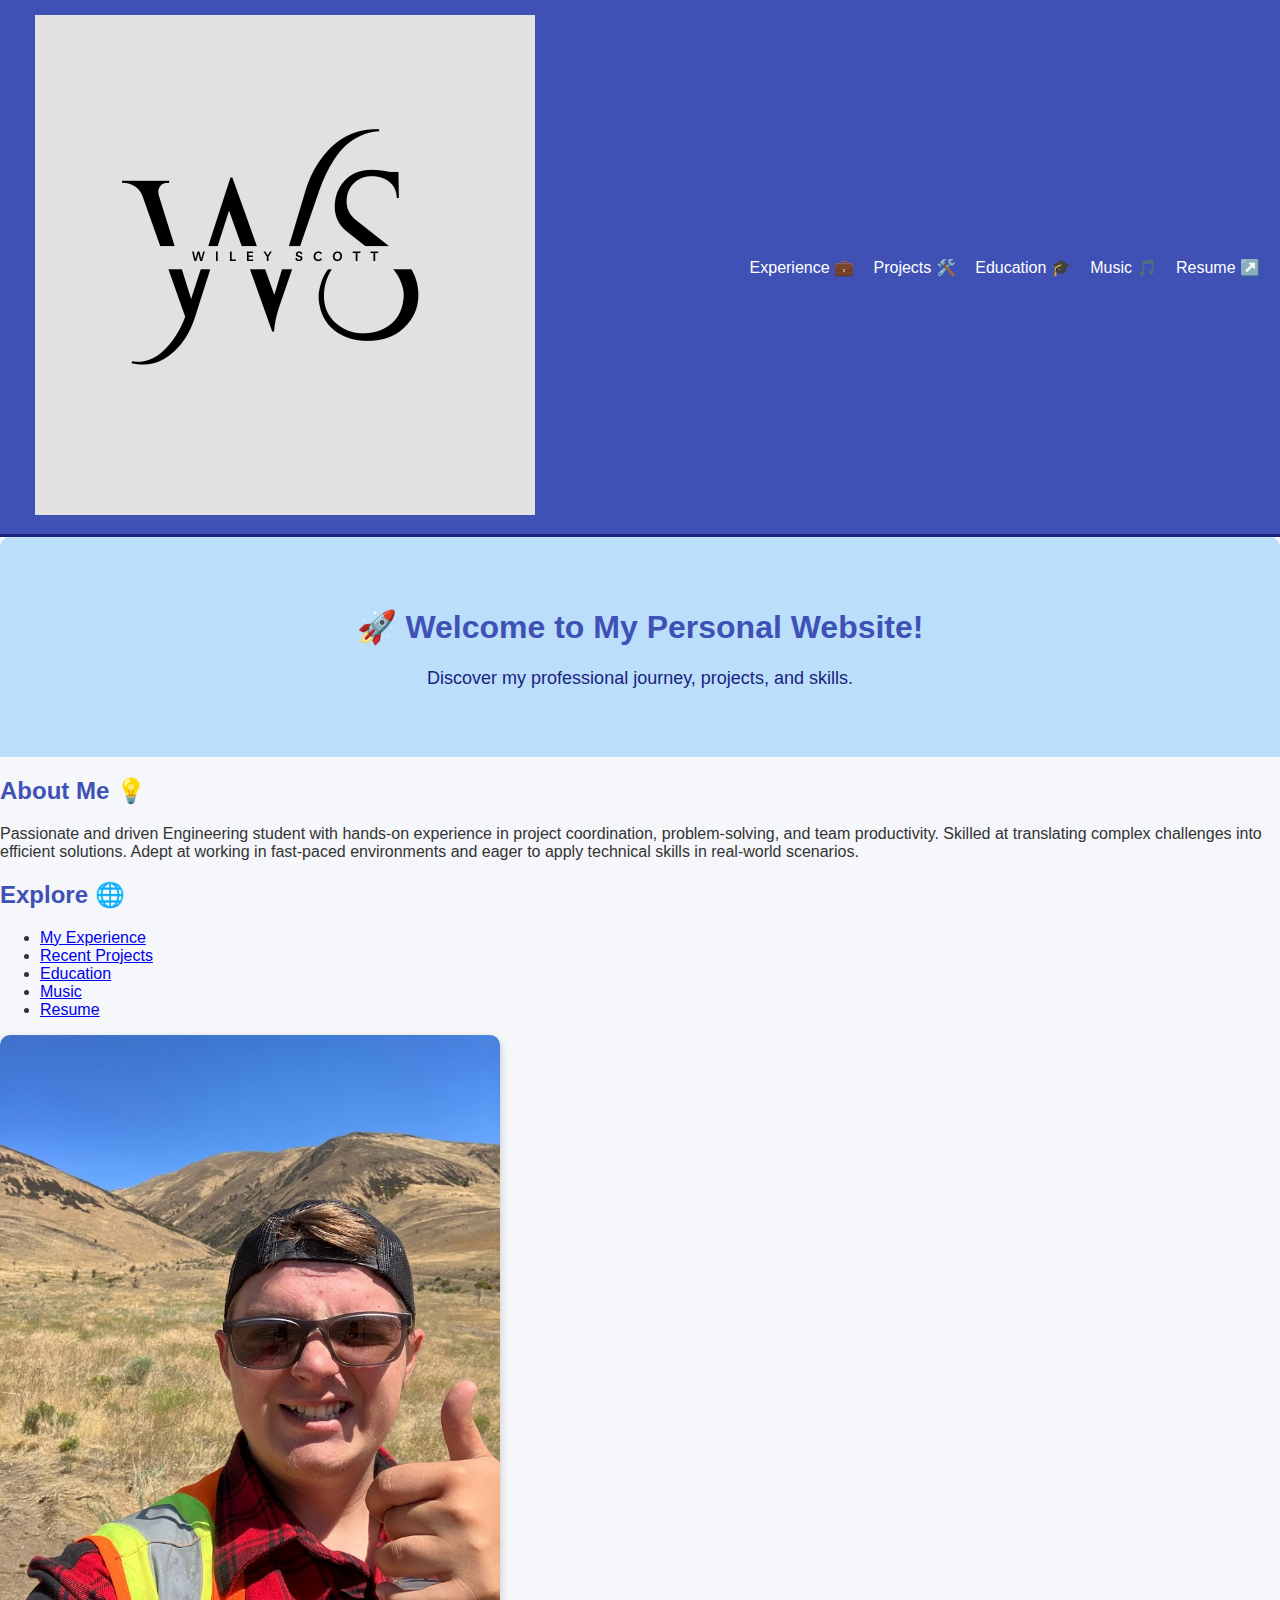
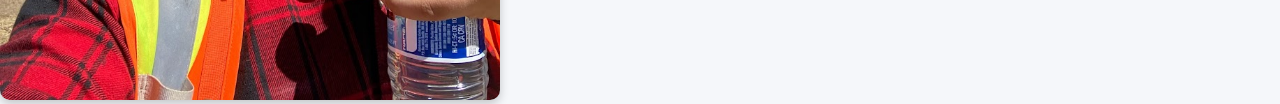
<file: index.html>
<!DOCTYPE html>
<html lang="en">
<head>
    <meta charset="UTF-8">
    <meta name="viewport" content="width=device-width, initial-scale=1.0">
    <title>Wiley Scott's Personal Website</title>
    <link rel="stylesheet" href="assets/styles.css">
</head>
<body>
    <div id="navbar"></div>
<script>
    fetch('navbar.html')
        .then(response => response.text())
        .then(data => {
            document.getElementById('navbar').innerHTML = data;
        })
        .catch(error => console.error('Error loading navbar:', error));
</script>
</div>

    <div class="header">
        <h1>🚀 Welcome to My Personal Website!</h1>
        <p>Discover my professional journey, projects, and skills.</p>
	

    </div>
<div class="content-wrapper">
    <div class="text-content">
        <h2>About Me 💡</h2>
        <p>Passionate and driven Engineering student with hands-on experience in project coordination, problem-solving, and team productivity. Skilled at translating complex challenges into efficient solutions. Adept at working in fast-paced environments and eager to apply technical skills in real-world scenarios.</p>
        <h2>Explore 🌐</h2>
        <ul>
            <li><a href="experience.html">My Experience</a></li>
            <li><a href="projects.html">Recent Projects</a></li>
            <li><a href="education.html">Education</a></li>
            <li><a href="music.html">Music</a></li>
            <li><a href="resume.html" target="_blank">Resume</a></li>
        </ul>
    </div>
    <div class="image-content">
        <img src="assets/images/selfie.jpg" alt="Selfie of me hiking through a desert."  class="interactive-image" style="width: 500px; margin-right: 100px">
    </div>
</div>

<script src="assets/scripts.js"></script>
</body>
</html>
</file>
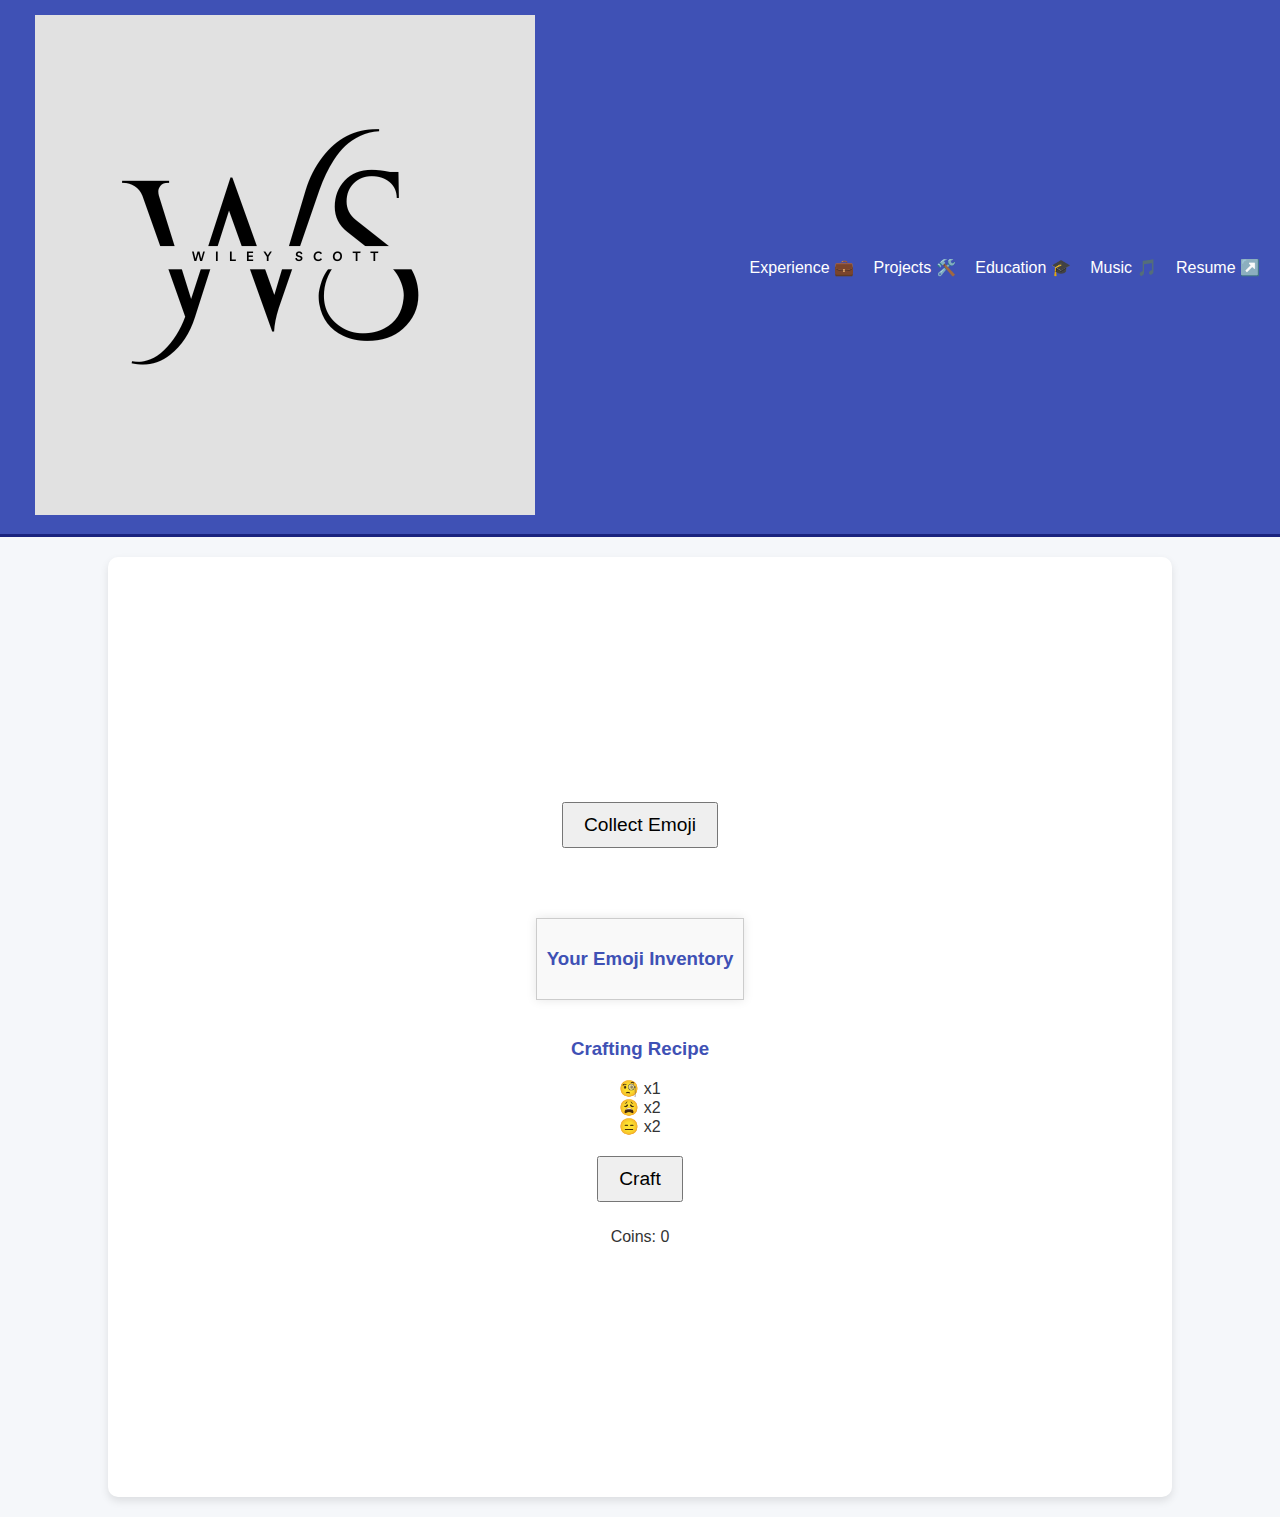
<file: button.html>
<!DOCTYPE html>
<html lang="en">
<head>
    <meta charset="UTF-8">
    <meta name="viewport" content="width=device-width, initial-scale=1.0">
    <title>Secret Game</title>
    <link rel="stylesheet" href="assets/styles.css">
    <style>
        .container {
            display: flex;
            flex-direction: column;
            align-items: center;
            justify-content: center;
            height: 100vh;
            text-align: center;
        }
        button {
            margin: 10px;
            padding: 10px 20px;
            font-size: 1.2em;
            cursor: pointer;
        }
        #emojiDisplay {
            font-size: 3em;
            margin: 20px;
        }

        /* Make inventory visible by default */
        .inventory {
            margin-top: 20px;
            text-align: center;
            max-height: 300px;
            overflow-y: auto;
            padding: 10px;
            border: 1px solid #ccc;
            background-color: #f9f9f9;
            box-shadow: 0 0 10px rgba(0, 0, 0, 0.1);
        }

        .crafting {
            margin-top: 20px;
            text-align: center;
        }

        .recipe-list {
            margin-bottom: 10px;
        }

        .crafting button {
            padding: 10px 20px;
            cursor: pointer;
        }

@keyframes fall {
    0% {
        transform: translateY(0); /* Start at the top of the screen */
        opacity: 1;
    }
    100% {
        transform: translateY(100vh); /* End at the bottom of the screen */
        opacity: 0;
    }
}

.falling-emoji {
    position: fixed; /* Make sure the emoji starts from the top of the viewport */
    top: 0; /* Start at the top */
    left: 50%; /* Center horizontally */
    transform: translateX(-50%);
    font-size: 3em;
    animation: fall 2s ease-out forwards;
    z-index: 1000;
    pointer-events: none;
}

    </style>
</head>
<body>
     <div id="navbar"></div>
<script>
    fetch('navbar.html')
        .then(response => response.text())
        .then(data => {
            document.getElementById('navbar').innerHTML = data;
        })
        .catch(error => console.error('Error loading navbar:', error));
</script>
</div>
    <div class="container">
	<div id="fallingEmojiContainer" class="falling-emoji-container"></div>
        <button id="collectButton">Collect Emoji</button>

        <div id="emojiDisplay"></div>

        <div id="inventory" class="inventory">
            <h3>Your Emoji Inventory</h3>
            <div id="inventoryList" class="inventory-list"></div>
        </div>

        <div id="crafting" class="crafting">
            <h3>Crafting Recipe</h3>
            <div id="recipeList" class="recipe-list"></div>
            <button id="craftButton">Craft</button>
            <p id="coinCount">Coins: 0</p>
        </div>
    </div>
    <script src="assets/js/button-game.js"></script>
</body>
</html>
</file>
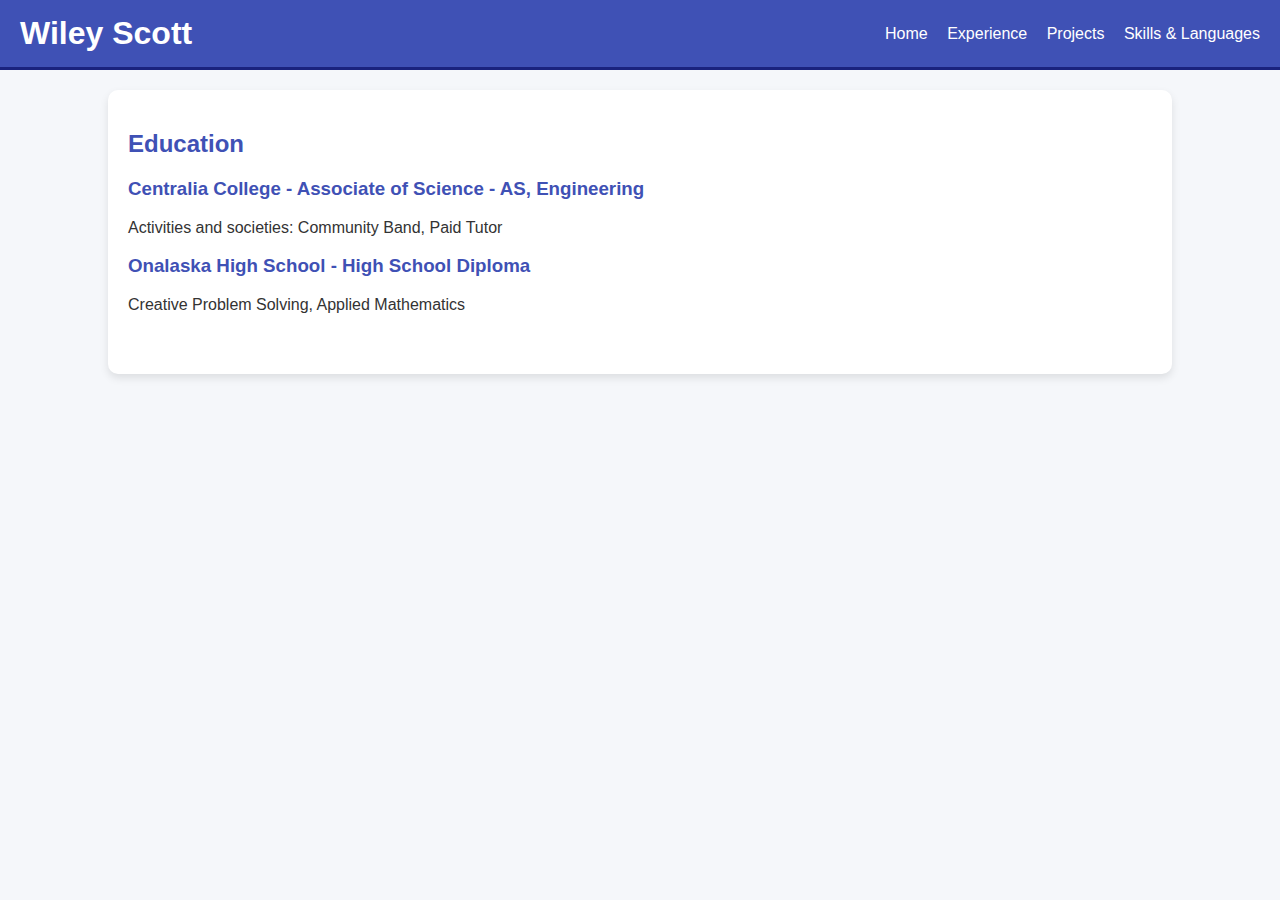
<file: education.html>
<!DOCTYPE html>
<html lang="en">
<head>
    <meta charset="UTF-8">
    <meta name="viewport" content="width=device-width, initial-scale=1.0">
    <title>Education - Wiley Scott</title>
    <link rel="stylesheet" href="assets/styles.css">
</head>
<body>
    <div class="nav">
        <div><h1>Wiley Scott</h1></div>
        <div>
            <a href="index.html">Home</a>
            <a href="experience.html">Experience</a>
            <a href="projects.html">Projects</a>
            <a href="skills.html">Skills & Languages</a>
        </div>
    </div>

    <div class="container">
        <div class="section">
            <h2>Education</h2>
            <h3>Centralia College - Associate of Science - AS, Engineering</h3>
            <p>Activities and societies: Community Band, Paid Tutor</p>

            <h3>Onalaska High School - High School Diploma</h3>
            <p>Creative Problem Solving, Applied Mathematics</p>
        </div>
    </div>
</body>
</html>
</file>
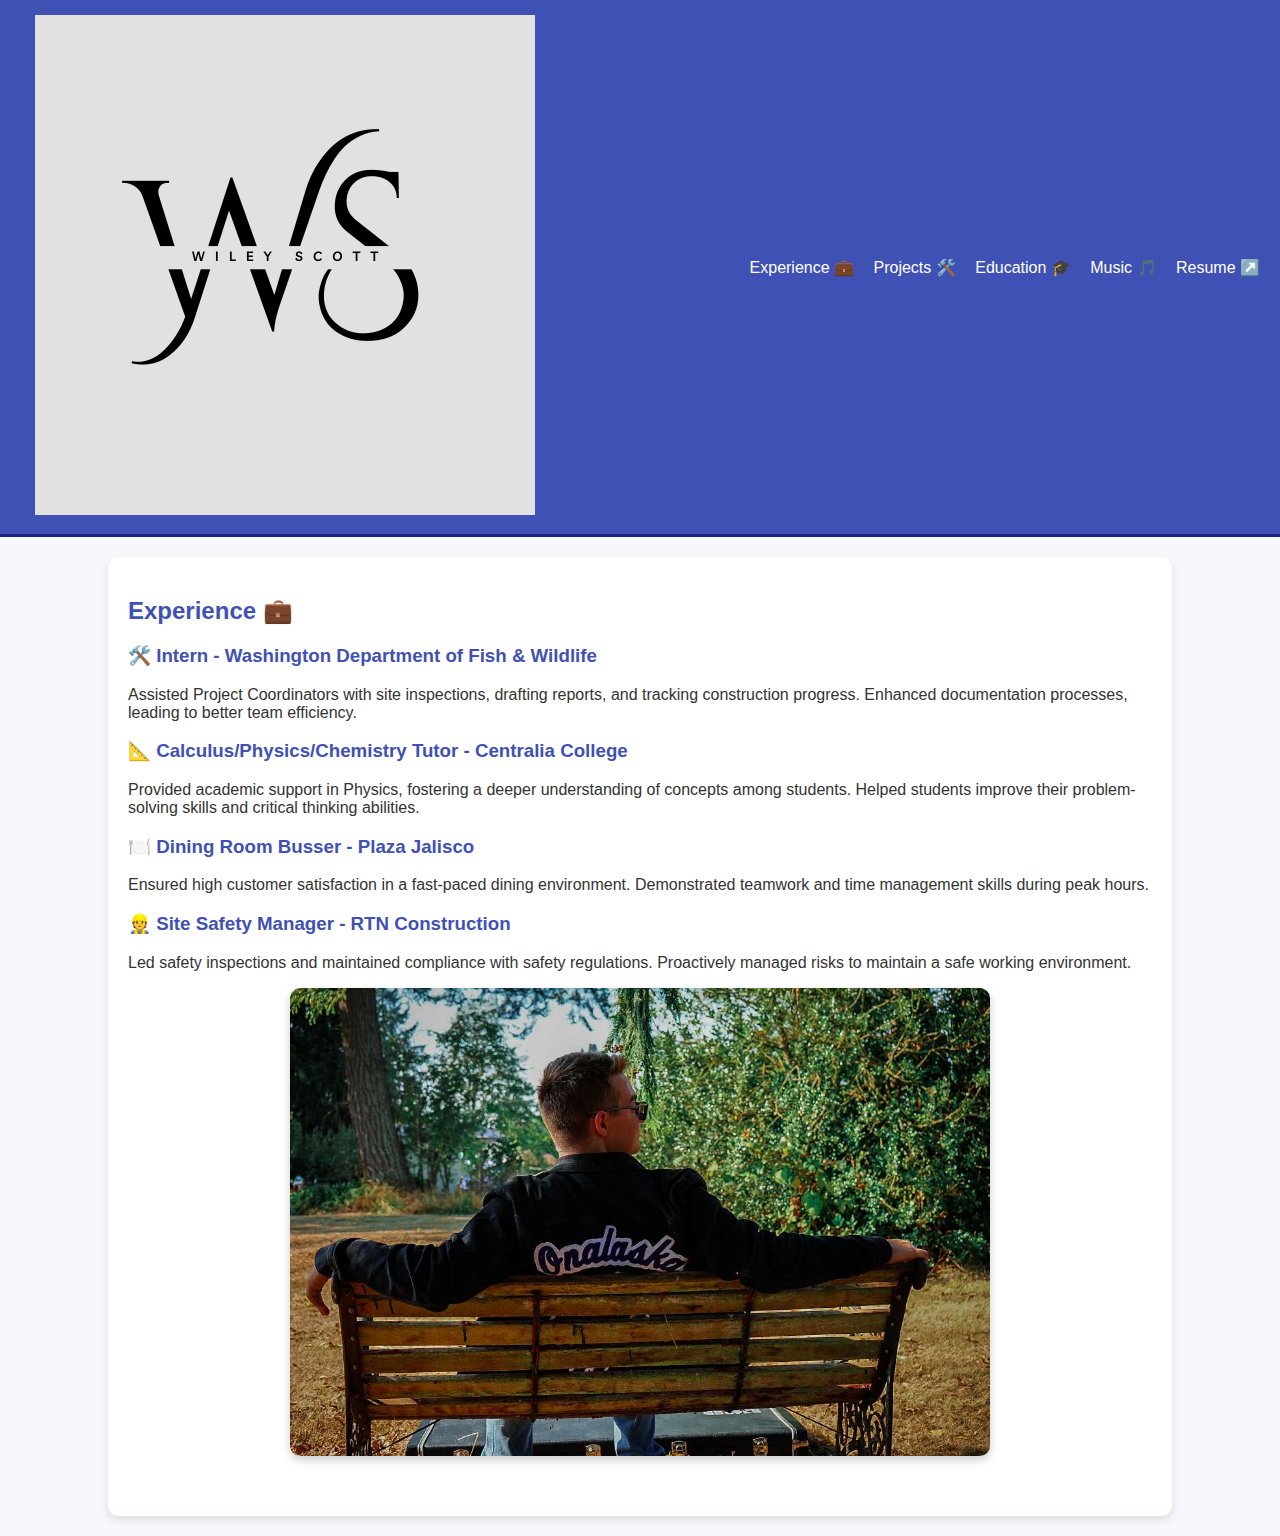
<file: experience.html>
<!DOCTYPE html>
<html lang="en">
<head>
    <meta charset="UTF-8">
    <meta name="viewport" content="width=device-width, initial-scale=1.0">
    <title>Experience - Wiley Scott</title>
    <link rel="stylesheet" href="assets/styles.css">
</head>
<body>
    <div id="navbar"></div>
<script>
    fetch('navbar.html')
        .then(response => response.text())
        .then(data => {
            document.getElementById('navbar').innerHTML = data;
        })
        .catch(error => console.error('Error loading navbar:', error));
</script>
</div>
    </div>

    <div class="container">
        <div class="section">
            <h2>Experience 💼</h2>
             <h3>🛠️ Intern - Washington Department of Fish & Wildlife</h3>
            <p>Assisted Project Coordinators with site inspections, drafting reports, and tracking construction progress. Enhanced documentation processes, leading to better team efficiency.</p>

            <h3>📐 Calculus/Physics/Chemistry Tutor - Centralia College</h3>
            <p>Provided academic support in Physics, fostering a deeper understanding of concepts among students. Helped students improve their problem-solving skills and critical thinking abilities.</p>

             <h3>🍽️ Dining Room Busser - Plaza Jalisco</h3>
            <p>Ensured high customer satisfaction in a fast-paced dining environment. Demonstrated teamwork and time management skills during peak hours.</p>

             <h3>👷 Site Safety Manager - RTN Construction</h3>
            <p>Led safety inspections and maintained compliance with safety regulations. Proactively managed risks to maintain a safe working environment.</p>

		<img src="assets/images/bench.JPG" alt="Photo of me on a bench" class="interactive-image" style="max-width: 700px; display: block; margin: 0 auto;">

        </div>
    </div>
<script src="assets/scripts.js"></script>
</body>
</html>
</file>
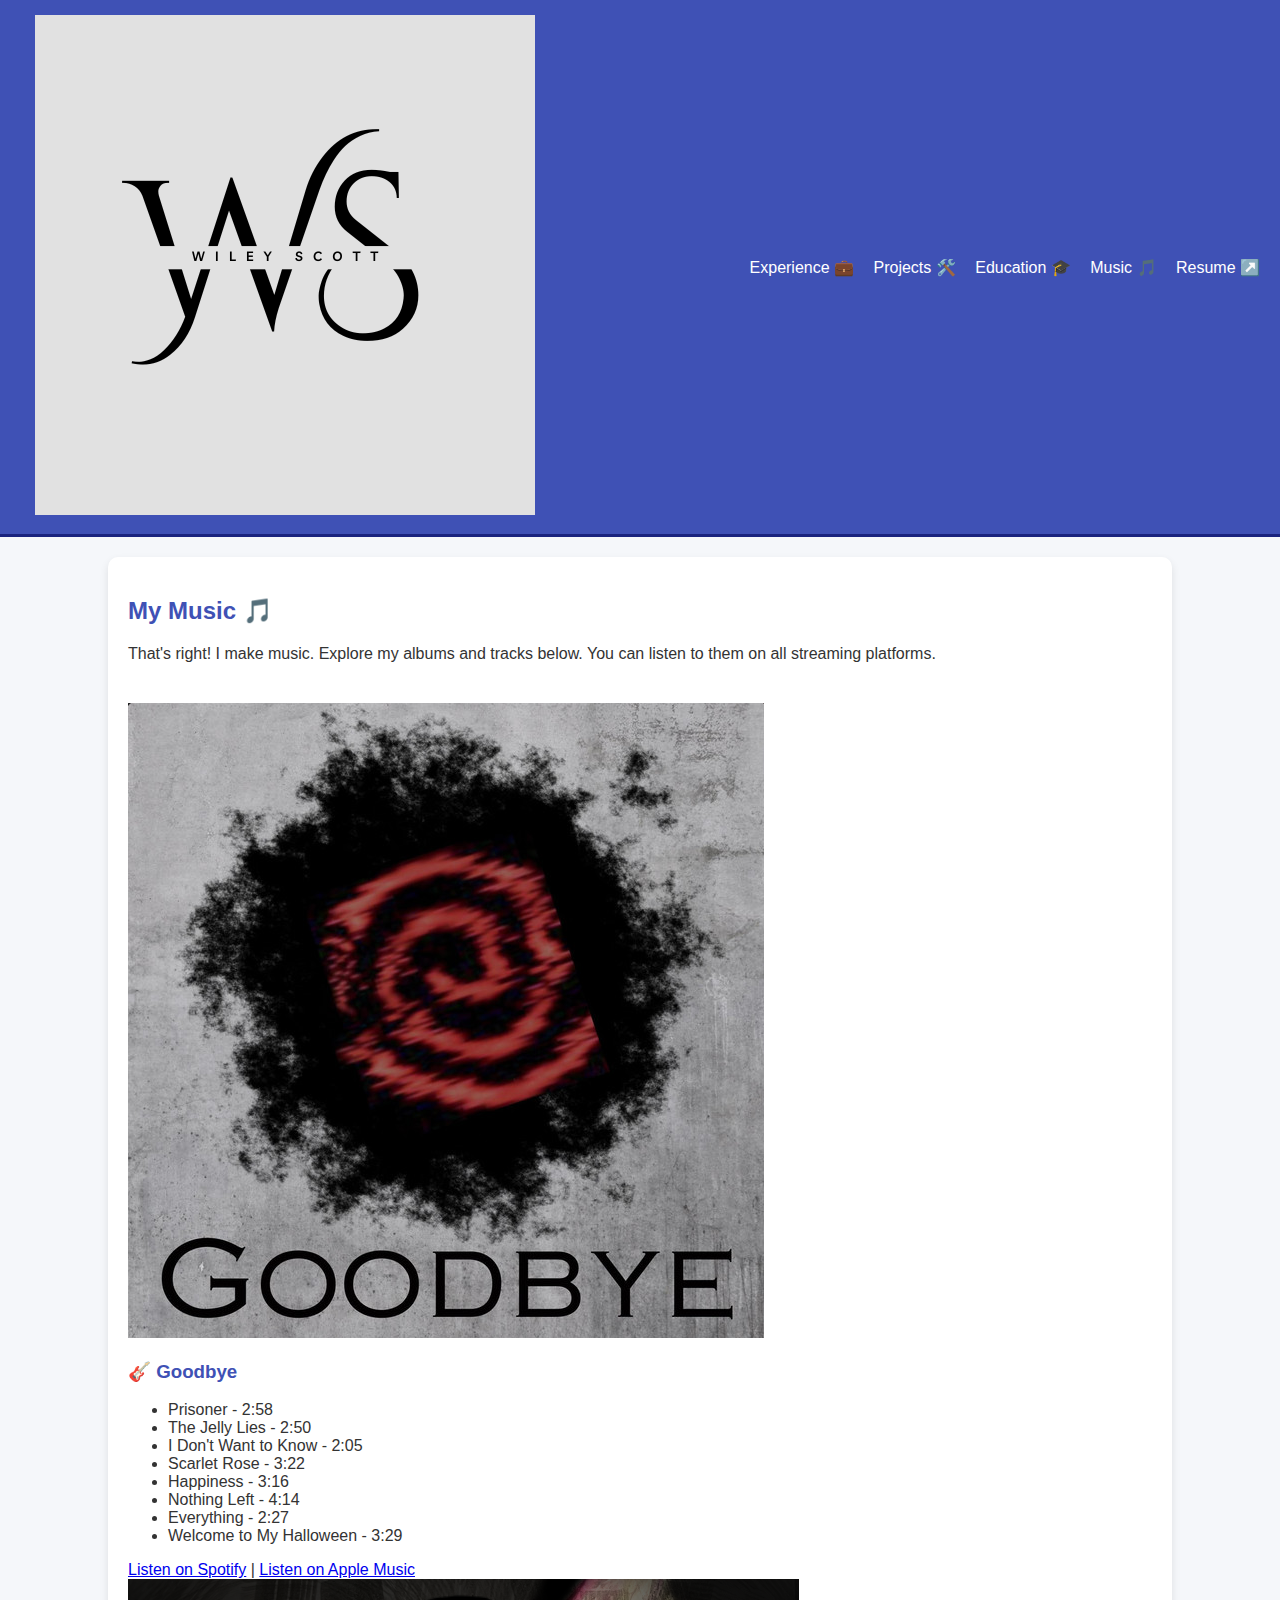
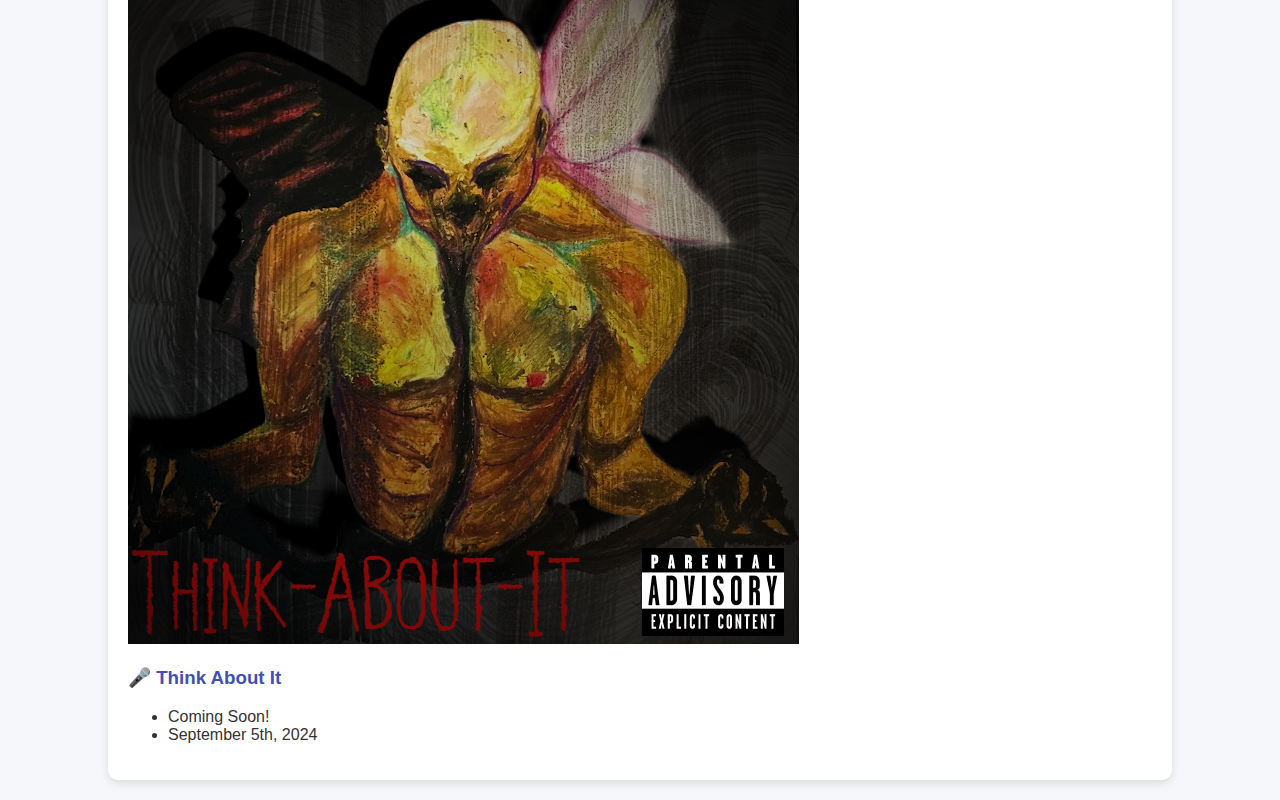
<file: music.html>
<!DOCTYPE html>
<html lang="en">
<head>
    <meta charset="UTF-8">
    <meta name="viewport" content="width=device-width, initial-scale=1.0">
    <title>Music - Wiley Scott</title>
    <link rel="stylesheet" href="assets/styles.css">
</head>
<body>
  <div id="navbar"></div>
<script>
    fetch('navbar.html')
        .then(response => response.text())
        .then(data => {
            document.getElementById('navbar').innerHTML = data;
        })
        .catch(error => console.error('Error loading navbar:', error));
</script>
</div>

    <div class="container">
        <div class="section">
            <h2>My Music 🎵</h2>
            <p>That's right! I make music. Explore my albums and tracks below. You can listen to them on all streaming platforms.</p>
        </div>

        <!-- Album 1 -->
        <div class="album">
            <img src="assets/images/goodbye.png" alt="Goodbye Cover" class="album-cover">
            <div class="album-details">
                <h3>🎸 Goodbye</h3>
                <ul class="tracklist">
                    <li>Prisoner - 2:58</li>
                    <li>The Jelly Lies - 2:50</li>
                    <li>I Don't Want to Know - 2:05</li>
                    <li>Scarlet Rose - 3:22</li>
                    <li>Happiness - 3:16</li>
                    <li>Nothing Left - 4:14</li>
                    <li>Everything - 2:27</li>
                    <li>Welcome to My Halloween - 3:29</li>
                </ul>
                <div class="music-links">
                    <a href="https://open.spotify.com/album/2Xmqhh6yxPUigCqY6imeVU" target="_blank">Listen on Spotify</a> | 
                    <a href="https://music.apple.com/us/album/goodbye/1691927423" target="_blank">Listen on Apple Music</a>
                </div>
	 </div>
 </div>
<!-- Album 2 -->
        <div class="album">
            <img src="assets/images/thinkaboutit.png" alt="Think About It Cover" class="album-cover">
            <div class="album-details">
                <h3>🎤 Think About It</h3>
                <ul class="tracklist">
                    <li>Coming Soon!</li>
		    <li>September 5th, 2024</li>
                </ul>
 	
 	</div>
 </div>

</div>
<script src="assets/js/scripts.js"></script>
</body>
</html>
               
            </div>
        </div>

        <!-- Add more albums similarly -->
        
    </div>
</body>
</html>
</file>
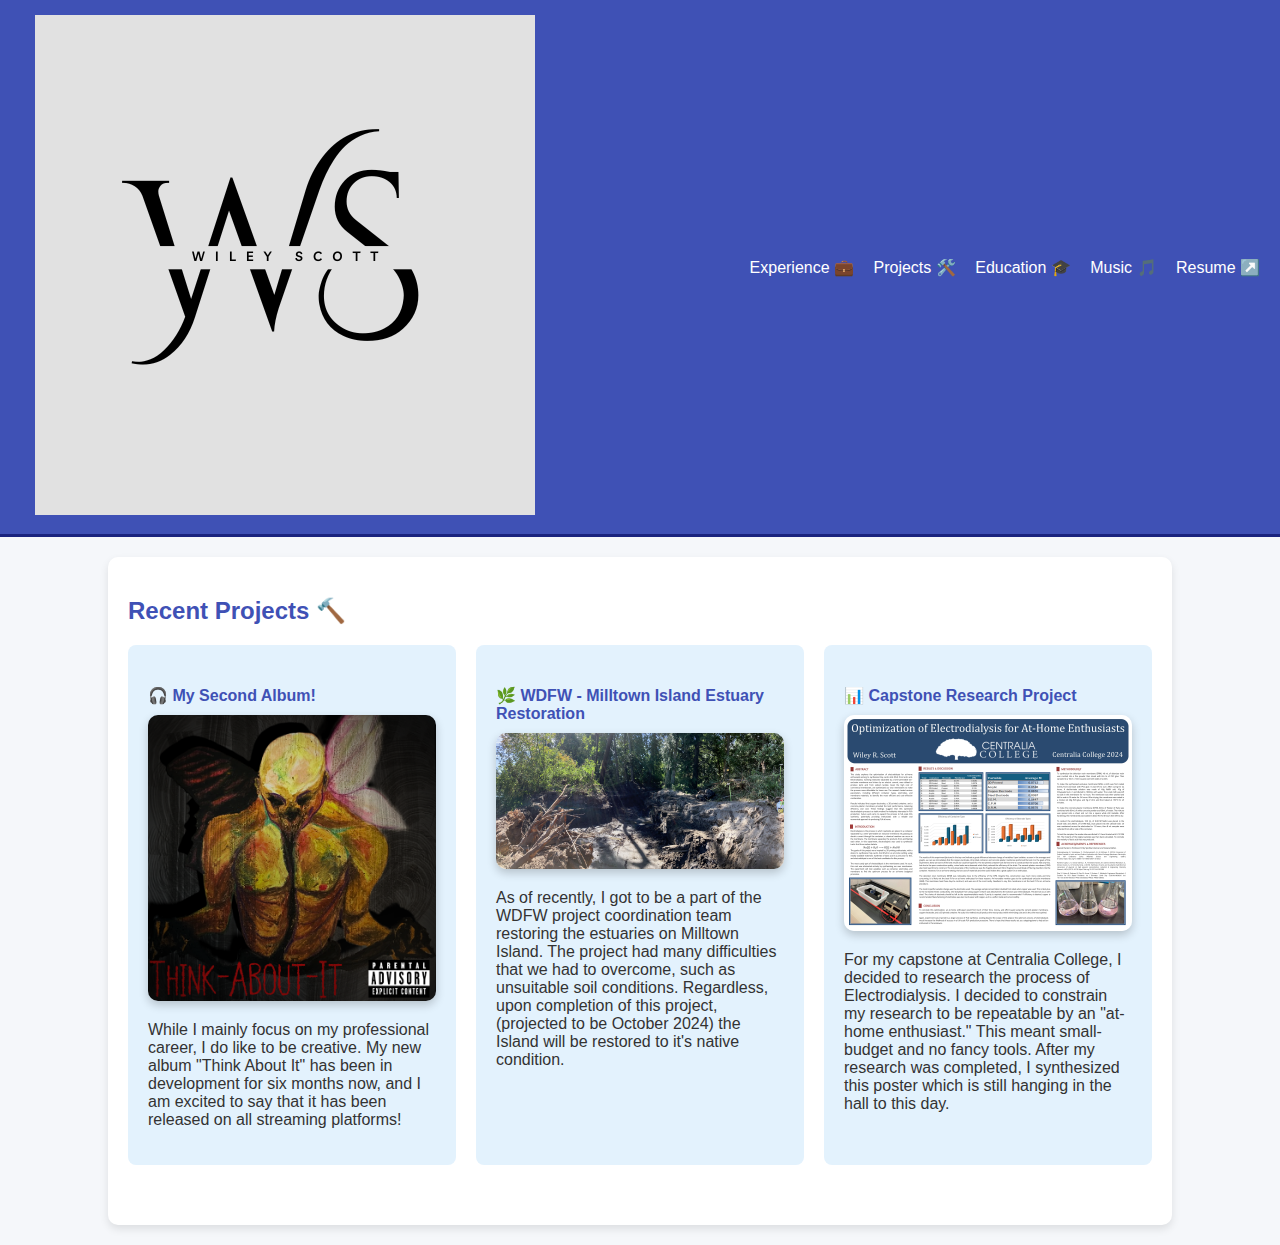
<file: projects.html>
<!DOCTYPE html>
<html lang="en">
<head>
    <meta charset="UTF-8">
    <meta name="viewport" content="width=device-width, initial-scale=1.0">
    <title>Projects - Wiley Scott</title>
    <link rel="stylesheet" href="assets/styles.css">
</head>
<body>
   <div id="navbar"></div>
<script>
    fetch('navbar.html')
        .then(response => response.text())
        .then(data => {
            document.getElementById('navbar').innerHTML = data;
        })
        .catch(error => console.error('Error loading navbar:', error));
</script>
</div>
    <div class="container">
        <div class="section">
            <h2>Recent Projects <ak id="key" style="cursor: pointer">🔨</ak></h2>
            <div class="project-feed">
                <div class="project">
                    <h4>🎧 My Second Album!</h4>
			<img src="assets/images/thinkaboutit.png" alt="Think About It's Album Cover" class="interactive-image">
                    <p>While I mainly focus on my professional career, I do like to be creative. My new album "Think About It" has been in development for six months now, and I am excited to say that it has been released on all streaming platforms!</p>
			
                </div>
                <div class="project">
                    <h4>🌿 WDFW - Milltown Island Estuary Restoration</h4>
			<img src="assets/images/channel.jpg" alt="Channel Excavations of Milltown Island" class="interactive-image">
                    <p>As of recently, I got to be a part of the WDFW project coordination team restoring the estuaries on Milltown Island. The project had many difficulties that we had to overcome, such as unsuitable soil conditions. Regardless, upon completion of this project, (projected to be October 2024) the Island will be restored to it's native condition. </p>
                </div>
                <div class="project">
                    <h4>📊 Capstone Research Project</h4>
			<img src="assets/images/edposter.jpg" alt="Capstone Poster" class="interactive-image">
                    <p>For my capstone at Centralia College, I decided to research the process of Electrodialysis. I decided to constrain my research to be repeatable by an "at-home enthusiast." This meant small-budget and no fancy tools. After my research was completed, I synthesized this poster which is still hanging in the hall to this day.</p>
                </div>
            </div>
        </div>
    </div>
<script src="assets/js/scripts.js"></script>
</body>
</html>
</file>
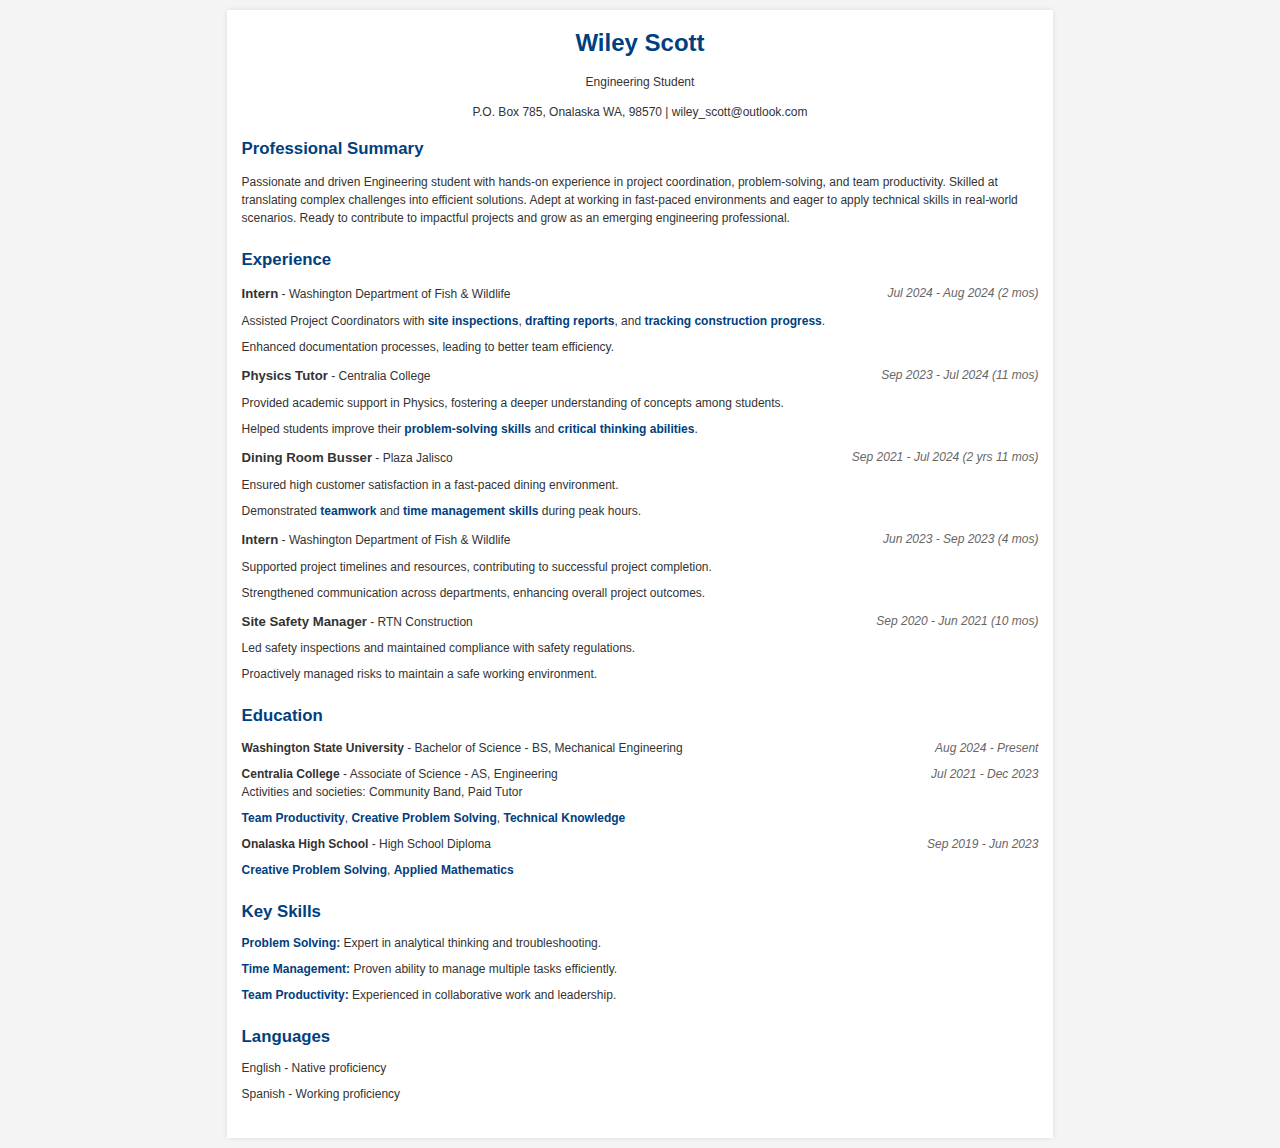
<file: resume.html>
<!DOCTYPE html>
<html lang="en">
<head>
    <meta charset="UTF-8">
    <meta name="viewport" content="width=device-width, initial-scale=1.0">
    <title>Wiley Scott Resume</title>
    <style>
        body {
            font-family: 'Segoe UI', Tahoma, Geneva, Verdana, sans-serif;
            background-color: #f4f4f4;
            color: #333;
            line-height: 1.5;
            margin: 0;
            padding: 0;
            font-size: 12px;
        }
        .container {
            width: 95%;
            margin: 10px auto;
            background: #fff;
            padding: 15px;
            box-shadow: 0 0 5px rgba(0, 0, 0, 0.1);
            max-width: 8.3in;
        }
        h1 {
            font-size: 2em;
        }
        h2 {
            font-size: 1.4em;
            margin-bottom: 10px;
            color: #004080;
        }
        p, li {
            margin-bottom: 10px;
        }
        ul {
            list-style-type: none;
            padding: 0;
        }
        .resume-header {
            text-align: center;
            margin-bottom: 15px;
        }
        .resume-header h1 {
            margin: 0;
            font-size: 2em;
            color: #004080;
        }
        .section {
            margin-bottom: 20px;
        }
        .job-title {
            font-weight: bold;
            font-size: 1.1em;
        }
        .date {
            float: right;
            font-style: italic;
            color: #666;
        }
        .clear {
            clear: both;
        }
        .skills, .education {
            margin-top: 8px;
        }
        .skills li, .education li {
            margin-bottom: 8px;
        }
        .highlight {
            color: #004080;
            font-weight: bold;
        }
        .education p {
            margin: 0;
        }
    </style>
</head>
<body>
    <div class="container">
        <div class="resume-header">
            <h1>Wiley Scott</h1>
            <p>Engineering Student</p>
            <p>P.O. Box 785, Onalaska WA, 98570 | wiley_scott@outlook.com</p>
        </div>

        <div class="section">
            <h2>Professional Summary</h2>
            <p>
                Passionate and driven Engineering student with hands-on experience in project coordination, problem-solving, and team productivity. 
                Skilled at translating complex challenges into efficient solutions. Adept at working in fast-paced environments and eager to apply 
                technical skills in real-world scenarios. Ready to contribute to impactful projects and grow as an emerging engineering professional.
            </p>
        </div>

        <div class="section">
            <h2>Experience</h2>
            <ul>
                <li>
                    <span class="job-title">Intern</span> - Washington Department of Fish & Wildlife
                    <span class="date">Jul 2024 - Aug 2024 (2 mos)</span>
                    <div class="clear"></div>
                    <ul class="skills">
                        <li>Assisted Project Coordinators with <span class="highlight">site inspections</span>, <span class="highlight">drafting reports</span>, and <span class="highlight">tracking construction progress</span>.</li>
                        <li>Enhanced documentation processes, leading to better team efficiency.</li>
                    </ul>
                </li>
                <li>
                    <span class="job-title">Physics Tutor</span> - Centralia College
                    <span class="date">Sep 2023 - Jul 2024 (11 mos)</span>
                    <div class="clear"></div>
                    <ul class="skills">
                        <li>Provided academic support in Physics, fostering a deeper understanding of concepts among students.</li>
                        <li>Helped students improve their <span class="highlight">problem-solving skills</span> and <span class="highlight">critical thinking abilities</span>.</li>
                    </ul>
                </li>
                <li>
                    <span class="job-title">Dining Room Busser</span> - Plaza Jalisco
                    <span class="date">Sep 2021 - Jul 2024 (2 yrs 11 mos)</span>
                    <div class="clear"></div>
                    <ul class="skills">
                        <li>Ensured high customer satisfaction in a fast-paced dining environment.</li>
                        <li>Demonstrated <span class="highlight">teamwork</span> and <span class="highlight">time management skills</span> during peak hours.</li>
                    </ul>
                </li>
                <li>
                    <span class="job-title">Intern</span> - Washington Department of Fish & Wildlife
                    <span class="date">Jun 2023 - Sep 2023 (4 mos)</span>
                    <div class="clear"></div>
                    <ul class="skills">
                        <li>Supported project timelines and resources, contributing to successful project completion.</li>
                        <li>Strengthened communication across departments, enhancing overall project outcomes.</li>
                    </ul>
                </li>
                <li>
                    <span class="job-title">Site Safety Manager</span> - RTN Construction
                    <span class="date">Sep 2020 - Jun 2021 (10 mos)</span>
                    <div class="clear"></div>
                    <ul class="skills">
                        <li>Led safety inspections and maintained compliance with safety regulations.</li>
                        <li>Proactively managed risks to maintain a safe working environment.</li>
                    </ul>
                </li>
            </ul>
        </div>

        <div class="section">
            <h2>Education</h2>
            <ul class="education">
                <li>
                    <strong>Washington State University</strong> - Bachelor of Science - BS, Mechanical Engineering
                    <span class="date">Aug 2024 - Present</span>
                </li>
                <li>
                    <strong>Centralia College</strong> - Associate of Science - AS, Engineering
                    <span class="date">Jul 2021 - Dec 2023</span>
                    <p>Activities and societies: Community Band, Paid Tutor</p>
                    <ul class="skills">
                        <li><span class="highlight">Team Productivity</span>, <span class="highlight">Creative Problem Solving</span>, <span class="highlight">Technical Knowledge</span></li>
                    </ul>
                </li>
                <li>
                    <strong>Onalaska High School</strong> - High School Diploma
                    <span class="date">Sep 2019 - Jun 2023</span>
                    <ul class="skills">
                        <li><span class="highlight">Creative Problem Solving</span>, <span class="highlight">Applied Mathematics</span></li>
                    </ul>
                </li>
            </ul>
        </div>

        <div class="section">
            <h2>Key Skills</h2>
            <ul class="skills">
                <li><span class="highlight">Problem Solving:</span> Expert in analytical thinking and troubleshooting.</li>
                <li><span class="highlight">Time Management:</span> Proven ability to manage multiple tasks efficiently.</li>
                <li><span class="highlight">Team Productivity:</span> Experienced in collaborative work and leadership.</li>
            </ul>
        </div>

        <div class="section">
            <h2>Languages</h2>
            <ul class="skills">
                <li>English - Native proficiency</li>
                <li>Spanish - Working proficiency</li>
            </ul>
        </div>
    </div>
</body>
</html>
</file>
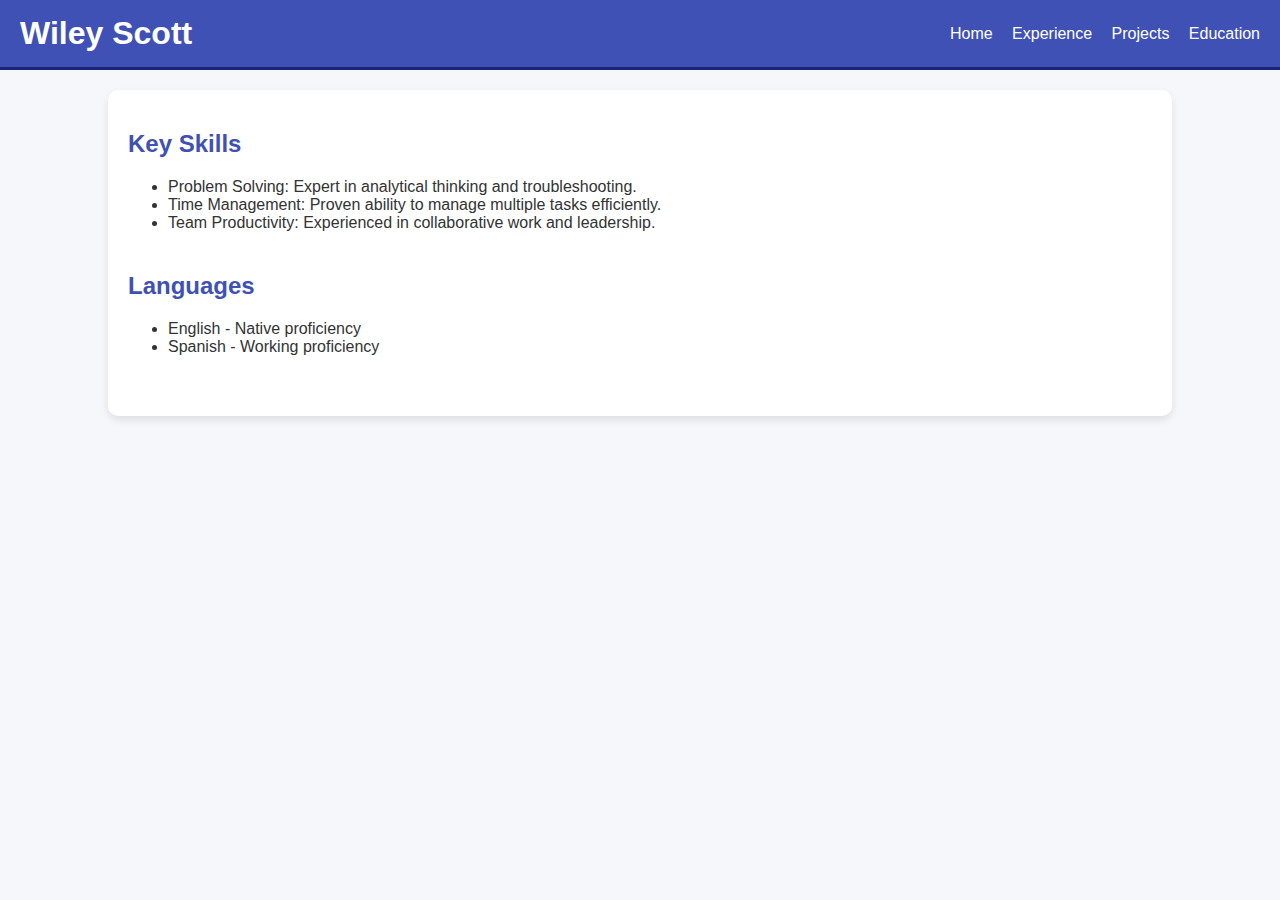
<file: skills.html>
<!DOCTYPE html>
<html lang="en">
<head>
    <meta charset="UTF-8">
    <meta name="viewport" content="width=device-width, initial-scale=1.0">
    <title>Skills & Languages - Wiley Scott</title>
    <link rel="stylesheet" href="assets/styles.css">
</head>
<body>
    <div class="nav">
        <div><h1>Wiley Scott</h1></div>
        <div>
            <a href="index.html">Home</a>
            <a href="experience.html">Experience</a>
            <a href="projects.html">Projects</a>
            <a href="education.html">Education</a>
        </div>
    </div>

    <div class="container">
        <div class="section">
            <h2>Key Skills</h2>
            <ul>
                <li>Problem Solving: Expert in analytical thinking and troubleshooting.</li>
                <li>Time Management: Proven ability to manage multiple tasks efficiently.</li>
                <li>Team Productivity: Experienced in collaborative work and leadership.</li>
            </ul>
        </div>

        <div class="section">
            <h2>Languages</h2>
            <ul>
                <li>English - Native proficiency</li>
                <li>Spanish - Working proficiency</li>
            </ul>
        </div>
    </div>
</body>
</html>
</file>
<file: assets/styles.css>
body {
    font-family: 'Helvetica Neue', sans-serif;
    background-color: #f5f7fa;
    color: #333;
    margin: 0;
    padding: 0;
}

.container {
    width: 80%;
    margin: 20px auto;
    padding: 20px;
    border-radius: 10px;
    background-color: #ffffff;
    box-shadow: 0 4px 8px rgba(0, 0, 0, 0.1);
}

h1, h2, h3 {
    color: #3f51b5;
}

.section {
    margin-bottom: 40px;
}

.nav {
    background-color: #3f51b5;
    padding: 15px 20px;
    display: flex;
    justify-content: space-between;
    align-items: center;
    border-bottom: 3px solid #1a237e;
}

.nav h1 {
    color: #ffffff;
    margin: 0;
}

.nav a {
    color: #ffffff;
    text-decoration: none;
    margin-left: 15px;
    transition: color 0.3s ease;
}

.nav a:hover {
    color: #bbdefb;
}

.header {
    text-align: center;
    padding: 50px 20px;
    background-color: #bbdefb;
    border-radius: 10px 10px 0 0;
    color: #1a237e;
}

.header p {
    font-size: 18px;
}

.project-feed {
    display: grid;
    grid-template-columns: repeat(auto-fill, minmax(300px, 1fr));
    gap: 20px;
}

.project {
    background-color: #e3f2fd;
    padding: 20px;
    border-radius: 8px;
    transition: transform 0.3s ease, box-shadow 0.3s ease;
}

.project:hover {
    transform: translateY(-5px);
    box-shadow: 0 6px 12px rgba(0, 0, 0, 0.2);
}

.interactive-image {
    width: 100%; /* Adjust the size as needed */
    height: auto; /* Maintain aspect ratio */
    border-radius: 10px;
    box-shadow: 0 4px 10px rgba(0, 0, 0, 0.2);
    transition: transform 0.3s ease, box-shadow 0.3s ease;
}

.interactive-image:hover {
    transform: scale(1.05); /* Slightly zooms in the image */
    box-shadow: 0 6px 15px rgba(0, 0, 0, 0.3);
}
.project h4 {
    color: #3f51b5;
    margin-bottom: 10px;
}

.project p {
    color: #333;
}
</file>
